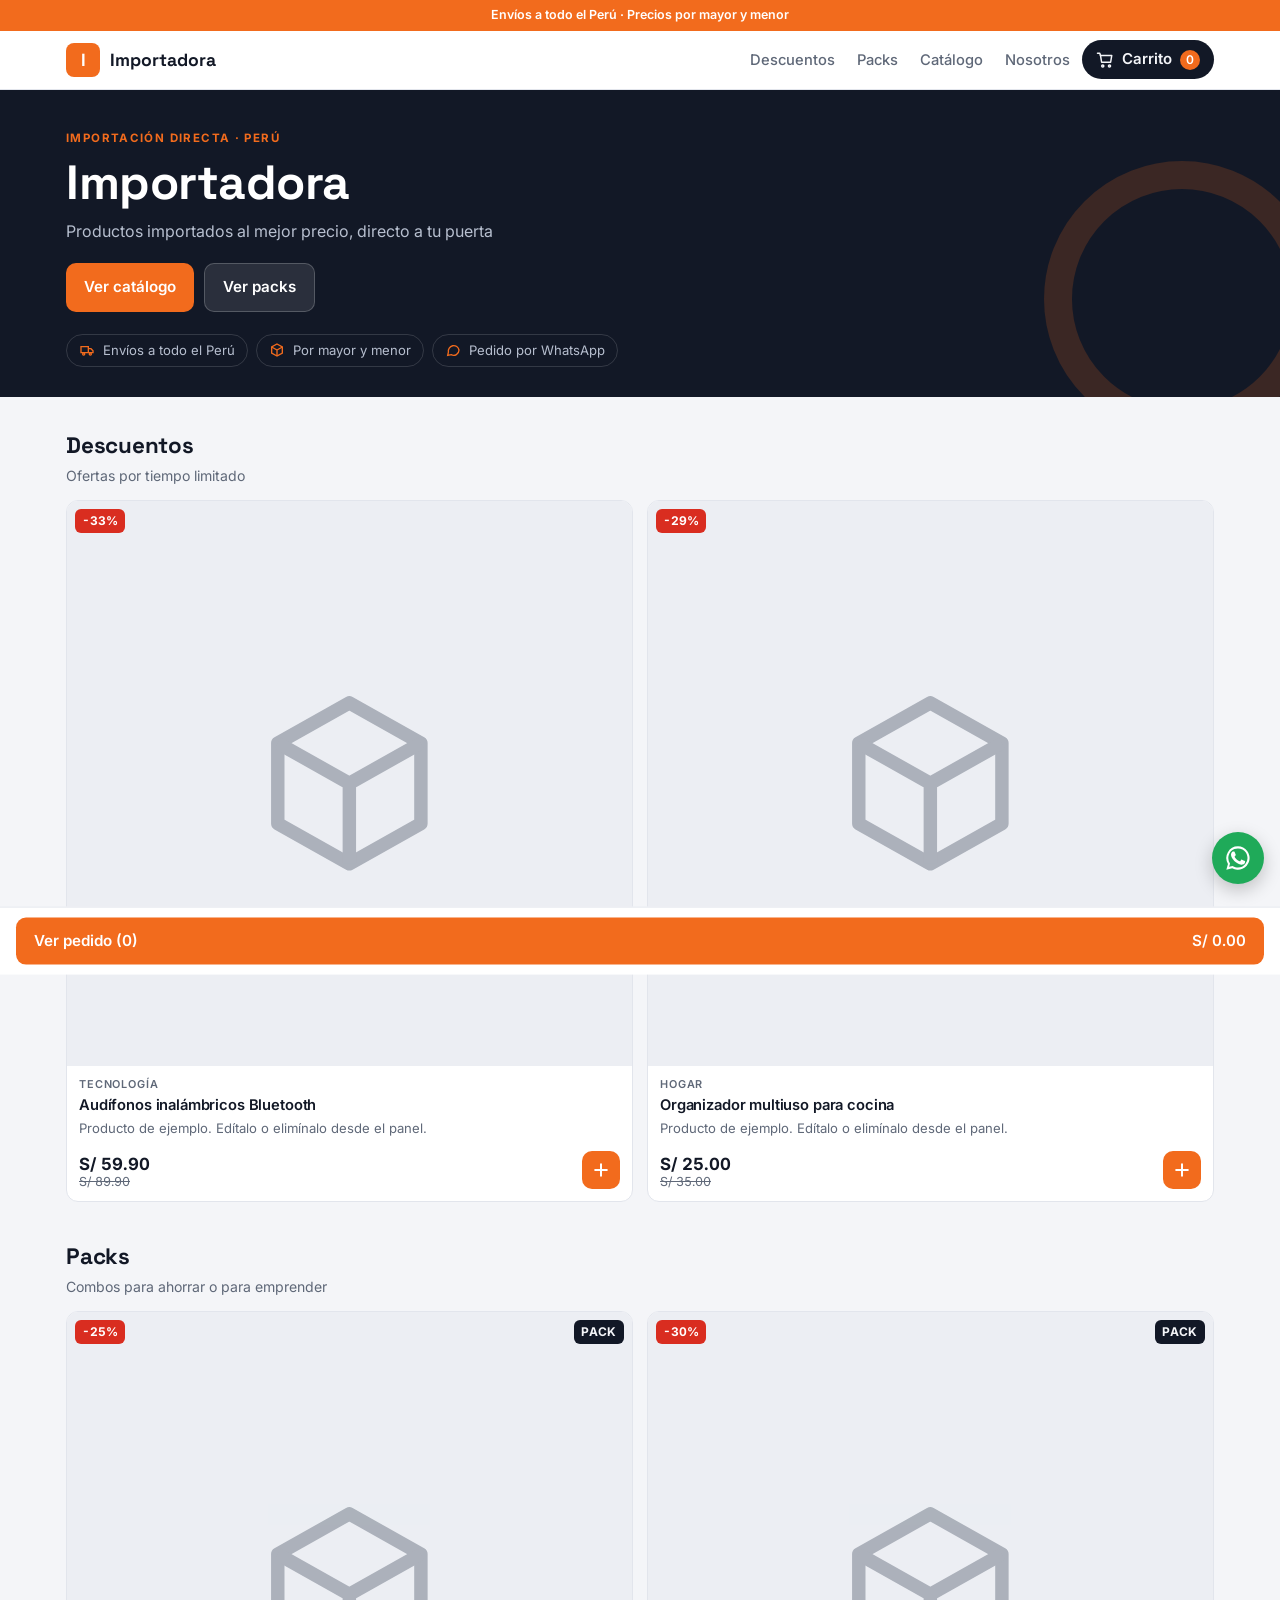
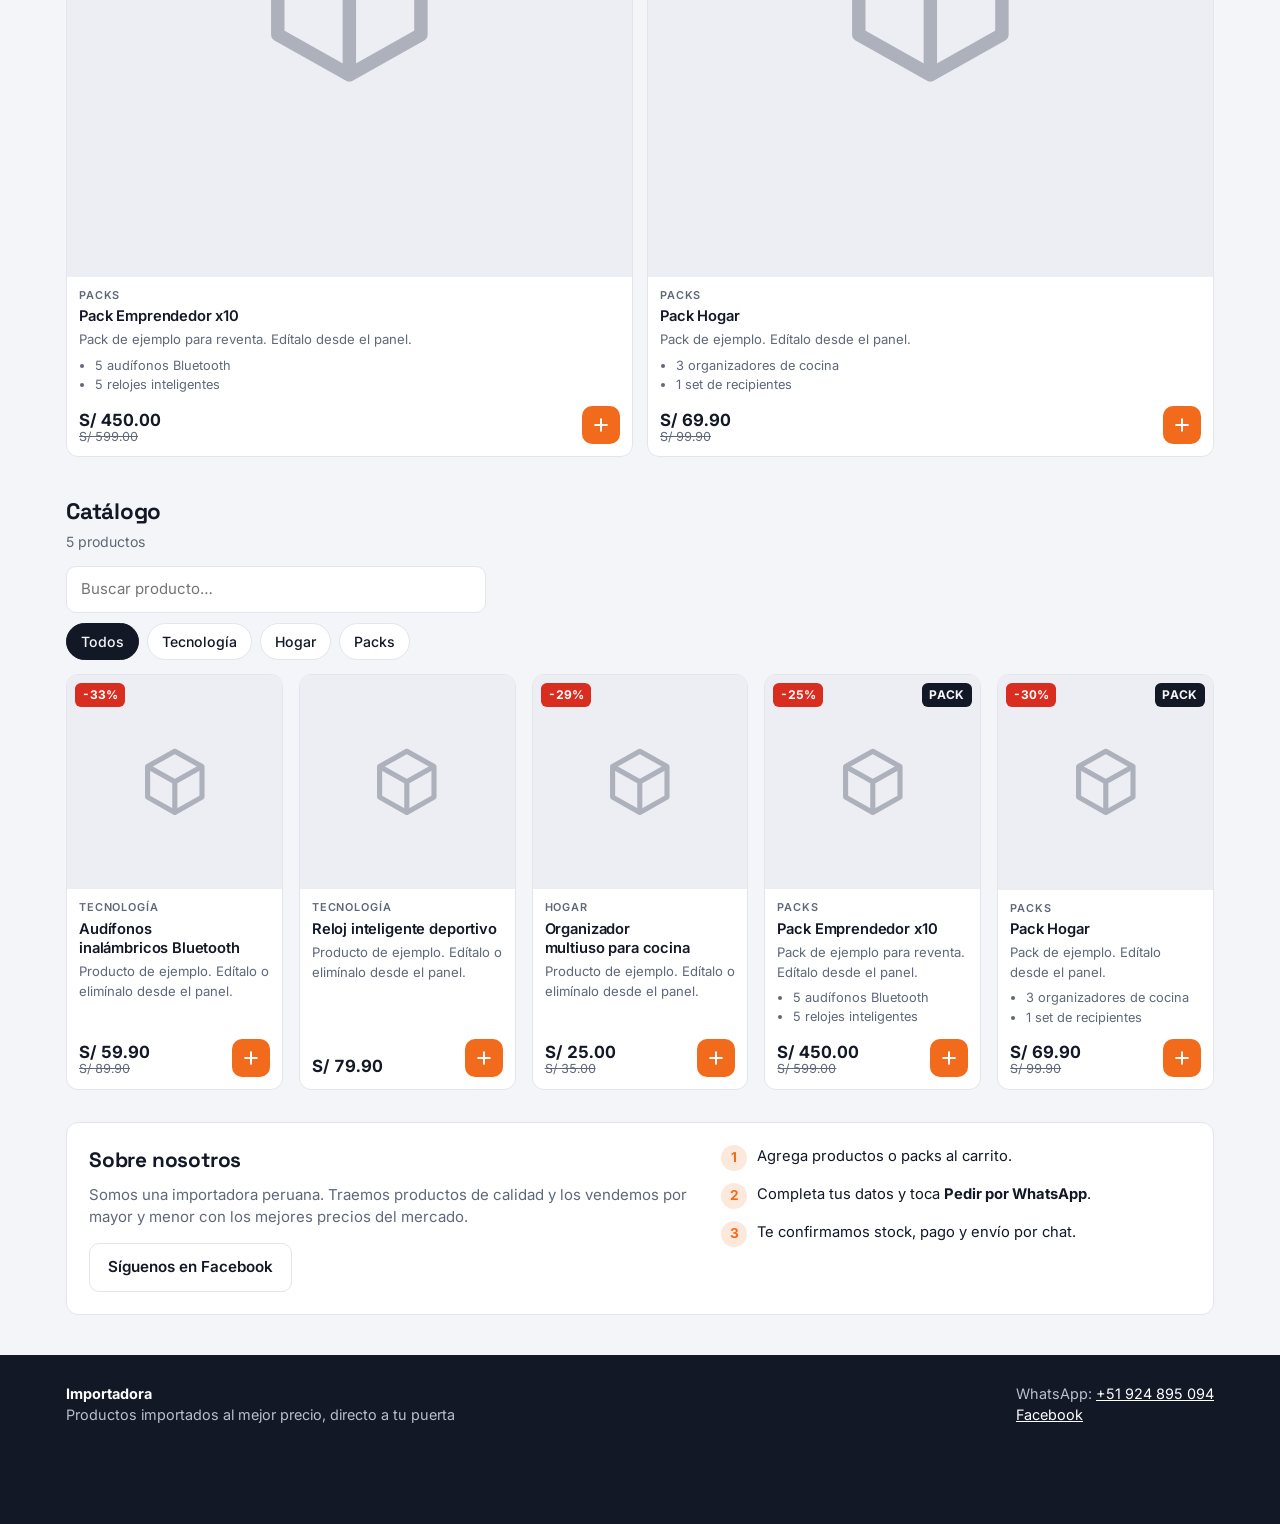
<file: index.html>
<!doctype html>
<html lang="es">
<head>
<meta charset="utf-8">
<meta name="viewport" content="width=device-width,initial-scale=1,viewport-fit=cover">
<title>Importadora Tienda</title>
<meta name="claude:viewport-fit-sides" content="cover">
<meta name="description" content="Productos importados por mayor y menor. Descuentos, packs y pedidos por WhatsApp.">
<link rel="preconnect" href="https://fonts.googleapis.com">
<link href="https://fonts.googleapis.com/css2?family=Inter:wght@400;500;600;700&family=Space+Grotesk:wght@600;700&display=swap" rel="stylesheet">
<link rel="stylesheet" href="styles.css">
</head>
<body>
<div class="topbar" id="announcement"></div>

<header class="nav">
  <div class="wrap">
    <a href="#" class="logo" id="logo"></a>
    <nav>
      <a href="#descuentos">Descuentos</a>
      <a href="#packs">Packs</a>
      <a href="#catalogo">Catálogo</a>
      <a href="#nosotros">Nosotros</a>
    </nav>
    <button class="cart-btn" id="openCart" aria-label="Abrir carrito">
      <svg viewBox="0 0 24 24" fill="none" stroke="currentColor" stroke-width="2" stroke-linecap="round" stroke-linejoin="round"><path d="M6 6h15l-1.5 9h-12z"/><path d="M6 6 5 3H2"/><circle cx="9" cy="20" r="1.4"/><circle cx="18" cy="20" r="1.4"/></svg>
      <span class="lbl">Carrito</span><span class="count" id="cartCount">0</span>
    </button>
  </div>
</header>

<div class="hero">
  <div class="wrap">
    <span class="eyebrow">Importación directa · Perú</span>
    <h1 id="heroTitle"></h1>
    <p id="heroSlogan"></p>
    <div class="ctas">
      <a href="#catalogo" class="btn btn-primary">Ver catálogo</a>
      <a href="#packs" class="btn btn-light">Ver packs</a>
    </div>
    <div class="perks">
      <span class="perk"><svg viewBox="0 0 24 24" fill="none" stroke="currentColor" stroke-width="2"><path d="M3 7h11v9H3zM14 10h4l3 3v3h-7"/><circle cx="7" cy="18" r="1.6"/><circle cx="17" cy="18" r="1.6"/></svg>Envíos a todo el Perú</span>
      <span class="perk"><svg viewBox="0 0 24 24" fill="none" stroke="currentColor" stroke-width="2"><path d="m12 3 8 4.5v9L12 21l-8-4.5v-9z"/><path d="m4 7.5 8 4.5 8-4.5M12 12v9"/></svg>Por mayor y menor</span>
      <span class="perk"><svg viewBox="0 0 24 24" fill="none" stroke="currentColor" stroke-width="2"><path d="M21 12a8 8 0 0 1-11.8 7L4 20l1.1-4.9A8 8 0 1 1 21 12z"/></svg>Pedido por WhatsApp</span>
    </div>
  </div>
</div>

<section id="descuentos">
  <div class="wrap">
    <div class="sec-head"><div><h2>Descuentos</h2><p>Ofertas por tiempo limitado</p></div></div>
    <div class="rail" id="gridDeals"></div>
  </div>
</section>

<section id="packs">
  <div class="wrap">
    <div class="sec-head"><div><h2>Packs</h2><p>Combos para ahorrar o para emprender</p></div></div>
    <div class="rail" id="gridPacks"></div>
  </div>
</section>

<section id="catalogo">
  <div class="wrap">
    <div class="sec-head"><div><h2>Catálogo</h2><p id="catCount">Todos nuestros productos</p></div></div>
    <div class="toolbar">
      <input class="search" id="search" type="search" placeholder="Buscar producto…" aria-label="Buscar producto">
      <div class="filters" id="filters"></div>
    </div>
    <div class="grid" id="gridAll"></div>
  </div>
</section>

<section id="nosotros">
  <div class="wrap">
    <div class="about">
      <div>
        <h2>Sobre nosotros</h2>
        <p id="aboutText"></p>
        <a class="btn btn-ghost" id="fbLink" target="_blank" rel="noopener">Síguenos en Facebook</a>
      </div>
      <div class="steps">
        <div class="step"><b>1</b><div>Agrega productos o packs al carrito.</div></div>
        <div class="step"><b>2</b><div>Completa tus datos y toca <strong>Pedir por WhatsApp</strong>.</div></div>
        <div class="step"><b>3</b><div>Te confirmamos stock, pago y envío por chat.</div></div>
      </div>
    </div>
  </div>
</section>

<footer>
  <div class="wrap">
    <div><b id="footName"></b><br><span id="footSlogan"></span></div>
    <div>WhatsApp: <a id="footWa" target="_blank" rel="noopener"></a><br><a id="footFb" target="_blank" rel="noopener">Facebook</a></div>
  </div>
</footer>

<a class="wa-float" id="waFloat" target="_blank" rel="noopener" aria-label="Escribir por WhatsApp">
  <svg viewBox="0 0 24 24" fill="currentColor"><path d="M17.5 14.4c-.3-.1-1.8-.9-2-1-.3-.1-.5-.1-.7.1-.2.3-.8 1-.9 1.2-.2.2-.3.2-.6.1-.3-.1-1.3-.5-2.4-1.5-.9-.8-1.5-1.8-1.7-2.1-.2-.3 0-.5.1-.6l.4-.5c.1-.2.2-.3.3-.5.1-.2 0-.4 0-.5l-.9-2.2c-.2-.6-.5-.5-.7-.5h-.6c-.2 0-.5.1-.8.4-.3.3-1 1-1 2.5s1.1 2.9 1.2 3.1c.1.2 2.1 3.2 5.1 4.5 2.5 1 3 .8 3.6.7.6-.1 1.8-.7 2-1.4.2-.7.2-1.3.2-1.4-.1-.2-.3-.3-.6-.4zM12 2a10 10 0 0 0-8.6 15.1L2 22l5-1.3A10 10 0 1 0 12 2zm0 18.2c-1.5 0-3-.4-4.3-1.2l-.3-.2-3 .8.8-2.9-.2-.3A8.2 8.2 0 1 1 12 20.2z"/></svg>
</a>

<div class="cartbar" id="cartbar">
  <button class="btn btn-primary" id="cartbarBtn"><span>Ver pedido (<span id="cbCount">0</span>)</span><span class="sum" id="cbTotal">S/ 0.00</span></button>
</div>

<div class="overlay" id="overlay"></div>
<aside class="drawer" id="drawer" aria-label="Carrito">
  <header><h3>Tu pedido</h3><button class="x" id="closeCart" aria-label="Cerrar">×</button></header>
  <div class="items" id="cartItems"></div>
  <form class="checkout" id="checkout">
    <div class="total"><span>Total</span><span id="cartTotal">S/ 0.00</span></div>
    <div class="row">
      <input id="cName" placeholder="Tu nombre" autocomplete="name" aria-label="Tu nombre">
      <input id="cPlace" placeholder="Distrito / Ciudad" aria-label="Distrito o ciudad">
    </div>
    <select id="cDelivery" aria-label="Tipo de entrega">
      <option>Envío a domicilio</option>
      <option>Envío a provincia (agencia)</option>
      <option>Recojo en tienda</option>
    </select>
    <textarea id="cNote" rows="2" placeholder="Comentario (opcional)" aria-label="Comentario"></textarea>
    <div class="actions">
      <button class="btn btn-ghost" type="button" id="clearCart">Vaciar</button>
      <a class="btn btn-wa" id="sendWa" target="_blank" rel="noopener" href="#">Pedir por WhatsApp</a>
    </div>
  </form>
</aside>
<div class="toast" id="toast"></div>

<script src="app.js"></script>
</body>
</html>
</file>
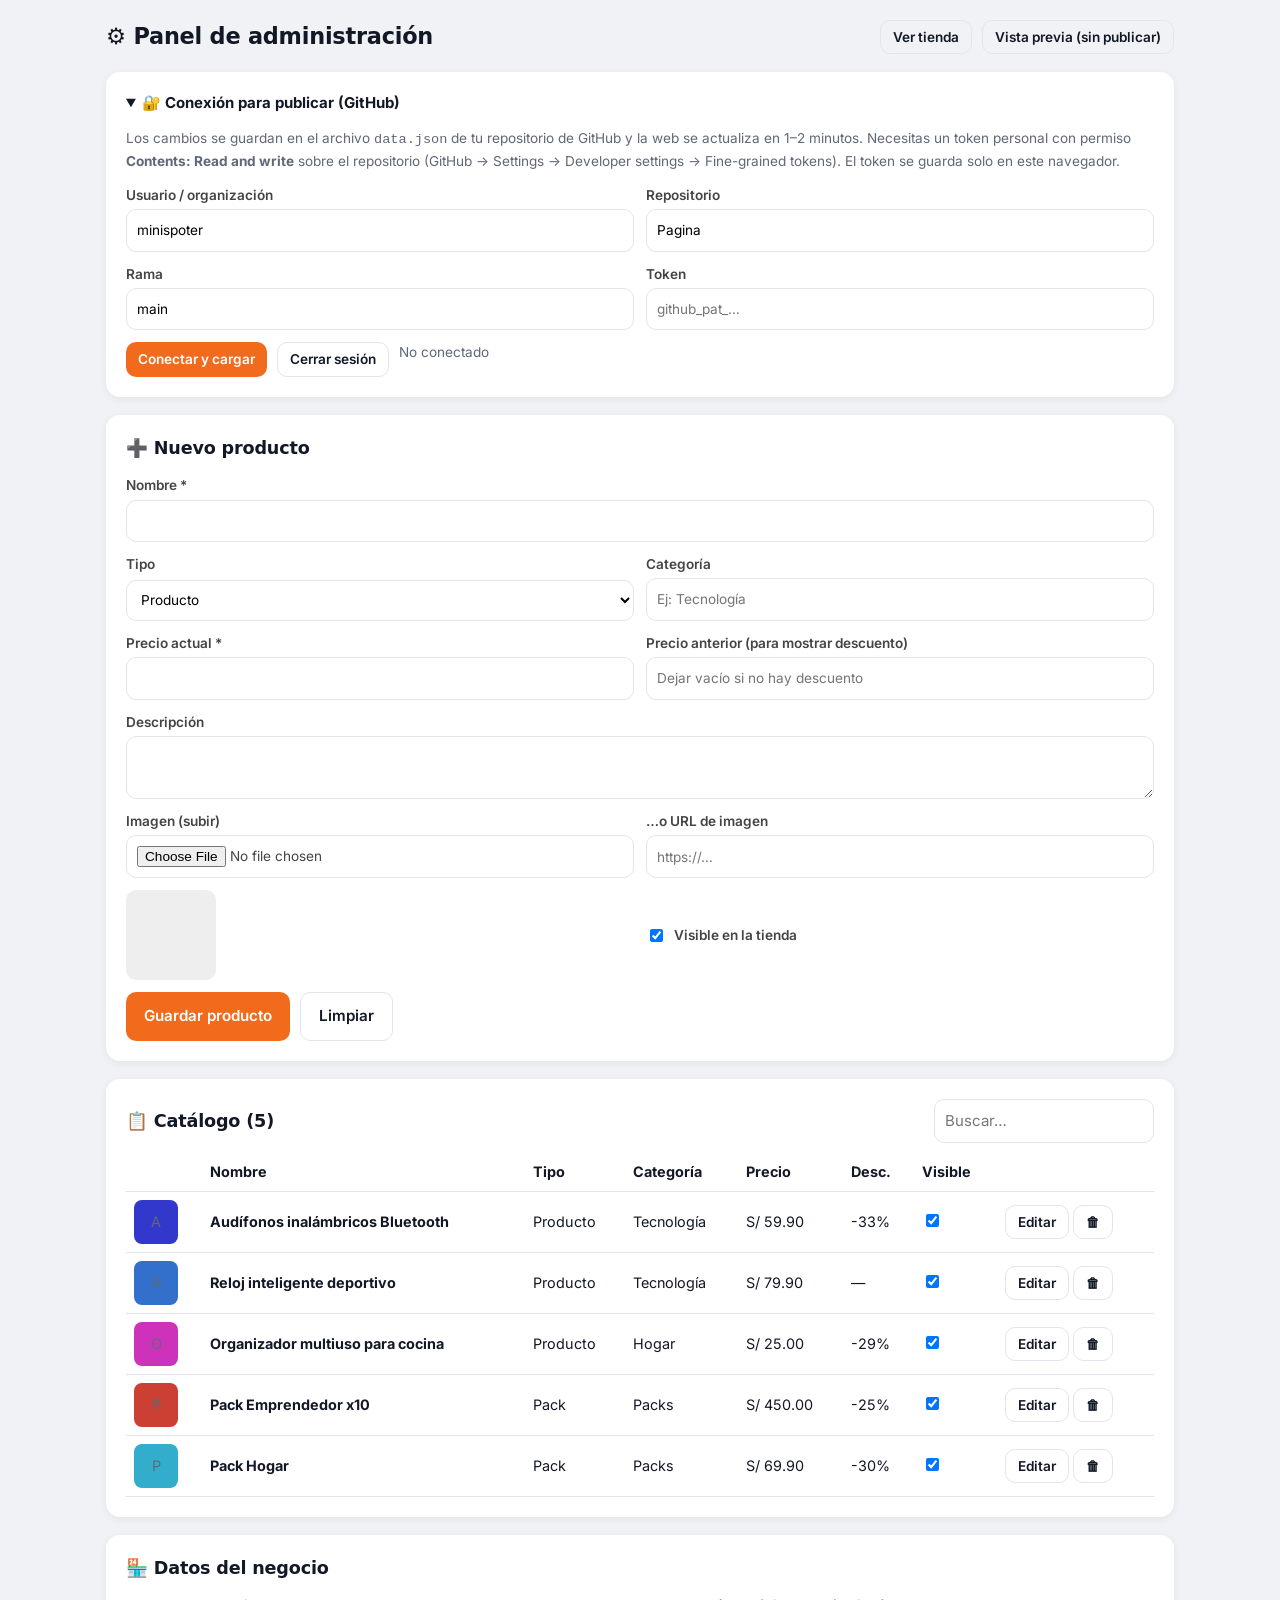
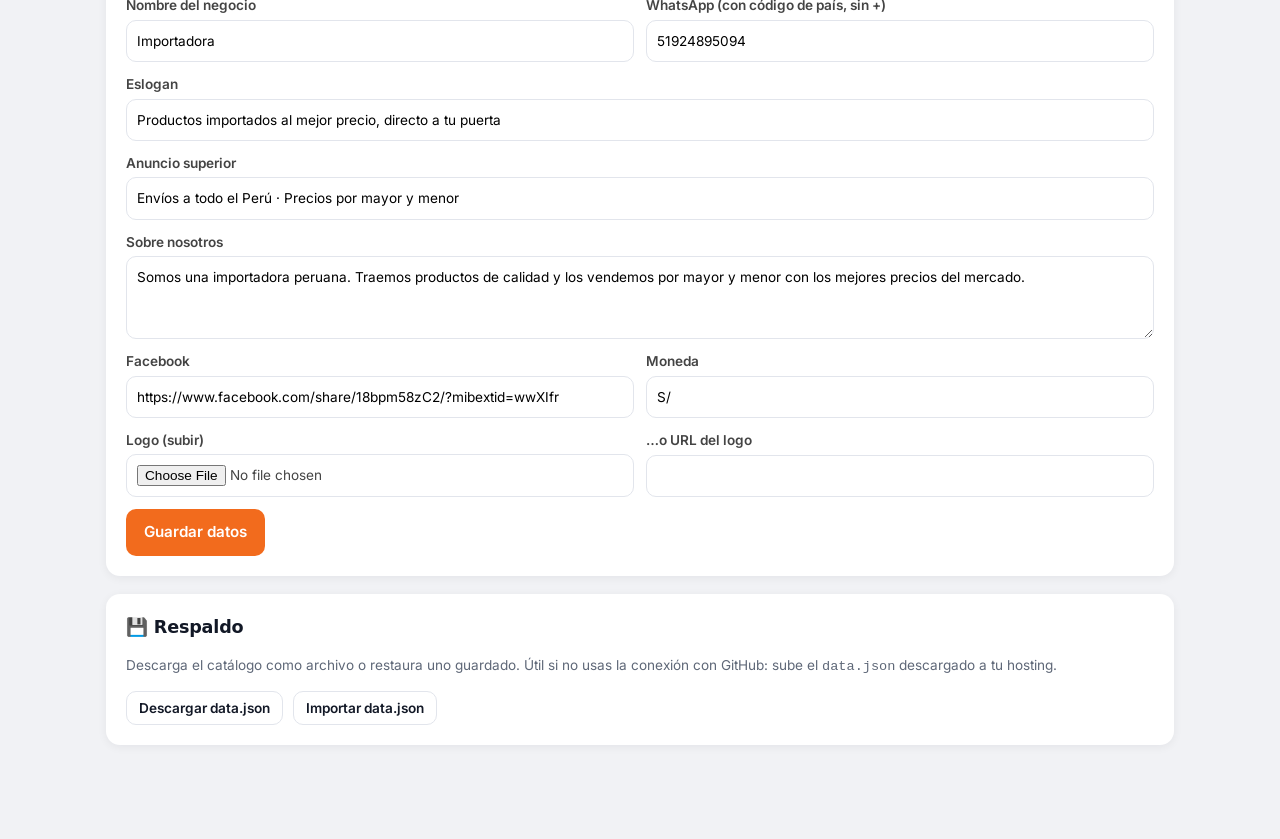
<file: admin.html>
<!doctype html>
<html lang="es">
<head>
<meta charset="utf-8">
<meta name="viewport" content="width=device-width,initial-scale=1">
<meta name="robots" content="noindex">
<title>Panel de administración</title>
<link href="https://fonts.googleapis.com/css2?family=Inter:wght@400;500;600;700;800&display=swap" rel="stylesheet">
<link rel="stylesheet" href="styles.css">
<style>
  body{background:#f1f2f5}
  .adm{max-width:1100px;margin:0 auto;padding:20px 16px 80px}
  .bar{display:flex;gap:10px;align-items:center;flex-wrap:wrap;margin-bottom:18px}
  .bar h1{margin:0 auto 0 0;font-size:1.4rem}
  .panel{background:#fff;border-radius:14px;box-shadow:var(--shadow);padding:20px;margin-bottom:18px}
  .panel h2{margin:0 0 14px;font-size:1.1rem}
  .form{display:grid;grid-template-columns:repeat(2,1fr);gap:12px}
  .form .full{grid-column:1/-1}
  @media(max-width:640px){.form{grid-template-columns:1fr}}
  label{display:grid;gap:4px;font-size:.85rem;font-weight:600;color:#444}
  input,select,textarea{border:1px solid var(--line);border-radius:10px;padding:10px;font:inherit;font-weight:400;width:100%;background:#fff}
  table{width:100%;border-collapse:collapse;font-size:.9rem}
  th,td{text-align:left;padding:8px;border-bottom:1px solid var(--line);vertical-align:middle}
  td .thumb{width:44px;height:44px;border-radius:8px;overflow:hidden;background:#eee}
  td .thumb img,td .thumb .ph{width:100%;height:100%;object-fit:cover;font-size:.9rem}
  .tbl{overflow-x:auto}
  .sm{padding:6px 12px;font-size:.85rem}
  .muted{color:var(--muted);font-size:.85rem}
  .status{padding:10px 14px;border-radius:10px;font-size:.9rem;margin-bottom:14px;display:none}
  .status.on{display:block}.status.ok{background:#e8f7ee;color:#106b34}.status.err{background:#fdecec;color:#9b1c1c}.status.info{background:#eef3ff;color:#1d3a8a}
  .preview-img{width:90px;height:90px;border-radius:10px;overflow:hidden;background:#eee}
  .preview-img img{width:100%;height:100%;object-fit:cover}
  .dirty{background:#fff7e6;border:1px solid #f5c26b;color:#8a5a00;padding:10px 14px;border-radius:10px;margin-bottom:14px;display:none}
  .dirty.on{display:flex;gap:10px;align-items:center;flex-wrap:wrap}
  details summary{cursor:pointer;font-weight:700}
</style>
</head>
<body>
<div class="adm">
  <div class="bar">
    <h1>⚙️ Panel de administración</h1>
    <a class="btn btn-ghost sm" href="index.html" target="_blank">Ver tienda</a>
    <a class="btn btn-ghost sm" href="index.html?preview" target="_blank">Vista previa (sin publicar)</a>
  </div>

  <div class="status" id="status"></div>
  <div class="dirty" id="dirty">Tienes cambios sin publicar.
    <button class="btn btn-primary sm" id="publish">Publicar en la web</button>
    <button class="btn btn-ghost sm" id="discard">Descartar</button>
  </div>

  <div class="panel" id="connectPanel">
    <details id="connDetails">
      <summary>🔐 Conexión para publicar (GitHub)</summary>
      <p class="muted">Los cambios se guardan en el archivo <code>data.json</code> de tu repositorio de GitHub y la web se actualiza en 1–2 minutos. Necesitas un token personal con permiso <b>Contents: Read and write</b> sobre el repositorio (GitHub → Settings → Developer settings → Fine-grained tokens). El token se guarda solo en este navegador.</p>
      <div class="form">
        <label>Usuario / organización<input id="ghOwner" placeholder="minispoter"></label>
        <label>Repositorio<input id="ghRepo" placeholder="Pagina"></label>
        <label>Rama<input id="ghBranch" placeholder="main"></label>
        <label>Token<input id="ghToken" type="password" placeholder="github_pat_…"></label>
        <div class="full" style="display:flex;gap:10px;flex-wrap:wrap">
          <button class="btn btn-primary sm" id="connect">Conectar y cargar</button>
          <button class="btn btn-ghost sm" id="logout">Cerrar sesión</button>
          <span class="muted" id="connInfo"></span>
        </div>
      </div>
    </details>
  </div>

  <div class="panel">
    <h2 id="formTitle">➕ Nuevo producto</h2>
    <form class="form" id="pForm">
      <input type="hidden" id="pId">
      <label class="full">Nombre *<input id="pName" required></label>
      <label>Tipo<select id="pType"><option value="producto">Producto</option><option value="pack">Pack</option></select></label>
      <label>Categoría<input id="pCat" list="catList" placeholder="Ej: Tecnología"><datalist id="catList"></datalist></label>
      <label>Precio actual *<input id="pPrice" type="number" step="0.01" min="0" required></label>
      <label>Precio anterior (para mostrar descuento)<input id="pOld" type="number" step="0.01" min="0" placeholder="Dejar vacío si no hay descuento"></label>
      <label class="full">Descripción<textarea id="pDesc" rows="2"></textarea></label>
      <label class="full" id="incWrap">Contenido del pack (uno por línea)<textarea id="pInc" rows="3" placeholder="5 audífonos&#10;5 relojes"></textarea></label>
      <label>Imagen (subir)<input id="pFile" type="file" accept="image/*"></label>
      <label>…o URL de imagen<input id="pImg" placeholder="https://…"></label>
      <div class="preview-img" id="pPrev"></div>
      <label style="display:flex;gap:8px;align-items:center"><input type="checkbox" id="pActive" checked style="width:auto"> Visible en la tienda</label>
      <div class="full" style="display:flex;gap:10px;flex-wrap:wrap">
        <button class="btn btn-primary" type="submit" id="pSave">Guardar producto</button>
        <button class="btn btn-ghost" type="button" id="pCancel">Limpiar</button>
      </div>
    </form>
  </div>

  <div class="panel">
    <div class="bar" style="margin-bottom:10px"><h2 style="margin:0 auto 0 0">📋 Catálogo (<span id="nProd">0</span>)</h2>
      <input id="aSearch" type="search" placeholder="Buscar…" style="max-width:220px">
    </div>
    <div class="tbl"><table>
      <thead><tr><th></th><th>Nombre</th><th>Tipo</th><th>Categoría</th><th>Precio</th><th>Desc.</th><th>Visible</th><th></th></tr></thead>
      <tbody id="pTable"></tbody>
    </table></div>
  </div>

  <div class="panel">
    <h2>🏪 Datos del negocio</h2>
    <form class="form" id="sForm">
      <label>Nombre del negocio<input id="sName"></label>
      <label>WhatsApp (con código de país, sin +)<input id="sWa" placeholder="51924895094"></label>
      <label class="full">Eslogan<input id="sSlogan"></label>
      <label class="full">Anuncio superior<input id="sAnn"></label>
      <label class="full">Sobre nosotros<textarea id="sAbout" rows="3"></textarea></label>
      <label>Facebook<input id="sFb"></label>
      <label>Moneda<input id="sCur" placeholder="S/"></label>
      <label>Logo (subir)<input id="sLogoFile" type="file" accept="image/*"></label>
      <label>…o URL del logo<input id="sLogo"></label>
      <div class="full"><button class="btn btn-primary" type="submit">Guardar datos</button></div>
    </form>
  </div>

  <div class="panel">
    <h2>💾 Respaldo</h2>
    <p class="muted">Descarga el catálogo como archivo o restaura uno guardado. Útil si no usas la conexión con GitHub: sube el <code>data.json</code> descargado a tu hosting.</p>
    <div style="display:flex;gap:10px;flex-wrap:wrap">
      <button class="btn btn-ghost sm" id="export">Descargar data.json</button>
      <label class="btn btn-ghost sm" style="display:inline-flex">Importar data.json<input type="file" id="import" accept="application/json" hidden></label>
    </div>
  </div>
</div>
<div class="toast" id="toast"></div>
<script src="admin.js"></script>
</body>
</html>
</file>
<file: styles.css>
/* Layout: tienda móvil primero — carruseles horizontales para ofertas/packs, grilla 2 col en catálogo, barra de pedido fija abajo */
:root{
  --bg:#f4f5f8;--surface:#ffffff;--surface-2:#eceef3;--ink:#121826;--muted:#5f6878;--line:#e2e5ec;
  --hero:#121826;--hero-ink:#ffffff;--hero-muted:#b7bfcf;
  --accent:#f26b1d;--accent-ink:#ffffff;--accent-soft:#fde9dc;
  --deal:#d92d20;--wa:#1faa59;
  --font-head:"Space Grotesk",system-ui,sans-serif;--font-body:"Inter",system-ui,-apple-system,Segoe UI,Roboto,sans-serif;
  --r:12px;--gut:16px;--shadow:0 2px 10px rgba(16,24,40,.06);
}
@media (prefers-color-scheme: dark){:root:not([data-theme="light"]){
  --bg:#0e121a;--surface:#171c27;--surface-2:#202736;--ink:#eef1f6;--muted:#9aa3b5;--line:#283043;
  --hero:#171c27;--hero-ink:#ffffff;--hero-muted:#9aa3b5;--accent:#ff7d33;--accent-ink:#1a0d04;--accent-soft:#3a2416;
  --deal:#ff5a4e;--wa:#25c26a;color-scheme:dark}}
:root[data-theme="dark"]{
  --bg:#0e121a;--surface:#171c27;--surface-2:#202736;--ink:#eef1f6;--muted:#9aa3b5;--line:#283043;
  --hero:#171c27;--hero-ink:#ffffff;--hero-muted:#9aa3b5;--accent:#ff7d33;--accent-ink:#1a0d04;--accent-soft:#3a2416;
  --deal:#ff5a4e;--wa:#25c26a;color-scheme:dark}

*{box-sizing:border-box}
html{scroll-behavior:smooth;-webkit-text-size-adjust:100%}
body{margin:0;font-family:var(--font-body);font-size:15px;background:var(--bg);color:var(--ink);line-height:1.5;overflow-x:hidden}
img{max-width:100%;display:block}
a{color:inherit}
button{font:inherit;cursor:pointer;color:inherit}
h1,h2,h3{font-family:var(--font-head);text-wrap:balance;letter-spacing:-.01em}
:focus-visible{outline:2px solid var(--accent);outline-offset:2px}
.wrap{max-width:1180px;margin:0 auto;padding-left:max(var(--gut),env(safe-area-inset-left,0px));padding-right:max(var(--gut),env(safe-area-inset-right,0px))}

/* Barra superior y navegación */
.topbar{background:var(--accent);color:var(--accent-ink);text-align:center;font-size:.78rem;font-weight:600;padding:6px 16px}
header.nav{position:sticky;top:env(safe-area-inset-top,0px);z-index:40;background:var(--surface);border-bottom:1px solid var(--line)}
.nav .wrap{display:flex;align-items:center;gap:12px;height:58px}
.logo{display:flex;align-items:center;gap:10px;font-family:var(--font-head);font-weight:700;font-size:1.1rem;text-decoration:none;min-width:0}
.logo span:last-child{white-space:nowrap;overflow:hidden;text-overflow:ellipsis}
.logo img{height:34px;width:34px;object-fit:cover;border-radius:8px}
.logo .mark{height:34px;width:34px;flex:none;border-radius:8px;background:var(--accent);color:var(--accent-ink);display:grid;place-items:center;font-weight:700}
.nav nav{display:flex;gap:22px;margin-left:auto}
.nav nav a{text-decoration:none;color:var(--muted);font-weight:500;font-size:.92rem}
.nav nav a:hover{color:var(--ink)}
.cart-btn{border:0;background:var(--ink);color:var(--bg);border-radius:999px;padding:8px 14px;font-weight:600;display:flex;gap:8px;align-items:center;flex:none}
.cart-btn svg{width:18px;height:18px}
.cart-btn .count{background:var(--accent);color:var(--accent-ink);border-radius:999px;min-width:20px;height:20px;display:grid;place-items:center;font-size:.75rem;padding:0 5px}
@media(max-width:760px){.nav nav{display:none}.cart-btn{margin-left:auto}.cart-btn .lbl{display:none}}

/* Hero */
.hero{background:var(--hero);color:var(--hero-ink);padding-block:36px 30px;position:relative;overflow:hidden}
.hero::after{content:"";position:absolute;inset:auto -40px -40px auto;width:220px;height:220px;border:28px solid var(--accent);border-radius:50%;opacity:.18}
.hero .eyebrow{display:inline-block;font-size:.72rem;font-weight:700;letter-spacing:.12em;text-transform:uppercase;color:var(--accent);margin-bottom:10px}
.hero h1{font-size:clamp(1.9rem,6vw,3rem);line-height:1.08;margin:0 0 10px;max-width:680px}
.hero p{font-size:1rem;color:var(--hero-muted);max-width:520px;margin:0 0 20px}
.hero .ctas{display:flex;gap:10px;flex-wrap:wrap;position:relative;z-index:1}
.perks{display:flex;gap:8px;margin-top:22px;overflow-x:auto;scrollbar-width:none;position:relative;z-index:1}
.perks::-webkit-scrollbar{display:none}
.perk{flex:none;display:flex;gap:8px;align-items:center;font-size:.82rem;color:var(--hero-muted);border:1px solid rgba(255,255,255,.14);border-radius:999px;padding:6px 12px}
.perk svg{width:16px;height:16px;color:var(--accent)}

.btn{border:0;border-radius:10px;padding:12px 18px;font-weight:600;text-decoration:none;display:inline-flex;align-items:center;gap:8px;justify-content:center;font-size:.95rem}
.btn-primary{background:var(--accent);color:var(--accent-ink)}
.btn-light{background:rgba(255,255,255,.1);color:#fff;border:1px solid rgba(255,255,255,.2)}
.btn-wa{background:var(--wa);color:#fff}
.btn-ghost{background:transparent;border:1px solid var(--line);color:var(--ink)}

/* Secciones */
section{padding-block:32px 0}
.sec-head{display:flex;align-items:flex-end;justify-content:space-between;gap:12px;margin-bottom:14px;flex-wrap:wrap}
.sec-head h2{margin:0;font-size:1.4rem}
.sec-head p{margin:2px 0 0;color:var(--muted);font-size:.88rem}
.see-all{font-size:.88rem;font-weight:600;color:var(--accent);text-decoration:none}

.grid{display:grid;grid-template-columns:repeat(auto-fill,minmax(210px,1fr));gap:16px}
/* Carrusel horizontal en móvil */
.rail{display:grid;grid-auto-flow:column;grid-auto-columns:minmax(220px,1fr);gap:14px;overflow-x:auto;scroll-snap-type:x mandatory;padding-bottom:6px;scrollbar-width:thin}
.rail > *{scroll-snap-align:start}
@media(max-width:600px){
  .grid{grid-template-columns:repeat(2,minmax(0,1fr));gap:10px}
  .rail{grid-auto-columns:68%;margin-inline:calc(-1 * var(--gut));padding-inline:var(--gut);scroll-padding-inline:var(--gut);scrollbar-width:none}
  .rail::-webkit-scrollbar{display:none}
}

/* Tarjeta de producto */
.card{background:var(--surface);border:1px solid var(--line);border-radius:var(--r);overflow:hidden;display:flex;flex-direction:column;position:relative;min-width:0}
.card .img{aspect-ratio:1/1;max-width:100%;background:var(--surface-2);overflow:hidden;position:relative}
.card .img img{width:100%;height:100%;object-fit:cover}
.ph{width:100%;height:100%;display:grid;place-items:center;color:var(--muted);background:var(--surface-2)}
.ph svg{width:38%;height:38%;opacity:.45}
.card .body{padding:10px 12px 12px;display:flex;flex-direction:column;gap:4px;flex:1;min-width:0}
.card .cat{font-size:.68rem;text-transform:uppercase;letter-spacing:.08em;color:var(--muted);font-weight:600}
.card h3{font-family:var(--font-body);font-size:.92rem;font-weight:600;margin:0;line-height:1.3;display:-webkit-box;-webkit-line-clamp:2;-webkit-box-orient:vertical;overflow:hidden}
.card .desc{font-size:.82rem;color:var(--muted);margin:0;display:-webkit-box;-webkit-line-clamp:2;-webkit-box-orient:vertical;overflow:hidden}
.card ul{margin:2px 0 0;padding-left:16px;font-size:.8rem;color:var(--muted)}
.card-foot{display:flex;align-items:flex-end;justify-content:space-between;gap:8px;margin-top:auto;padding-top:8px}
.price{display:flex;flex-direction:column;line-height:1.15;font-variant-numeric:tabular-nums;min-width:0}
.price .now{font-weight:700;font-size:1.05rem;white-space:nowrap}
.price .old{text-decoration:line-through;color:var(--muted);font-size:.78rem;white-space:nowrap}
.add{flex:none;width:38px;height:38px;border-radius:10px;border:0;background:var(--accent);color:var(--accent-ink);display:grid;place-items:center}
.add svg{width:20px;height:20px}
.add:active{transform:scale(.94)}
.badge{position:absolute;top:8px;left:8px;background:var(--deal);color:#fff;font-weight:700;font-size:.75rem;border-radius:6px;padding:3px 7px;z-index:2;font-variant-numeric:tabular-nums}
.badge.pack{background:var(--ink);color:var(--bg);left:auto;right:8px;letter-spacing:.06em}
@media(max-width:600px){.card .desc{display:none}.price .now{font-size:1rem}}

/* Filtros */
.toolbar{display:grid;gap:10px;margin-bottom:14px}
.search{border:1px solid var(--line);border-radius:10px;padding:11px 14px;font:inherit;background:var(--surface);color:var(--ink);width:100%;max-width:420px}
.filters{display:flex;gap:8px;overflow-x:auto;scrollbar-width:none;margin-inline:calc(-1 * var(--gut));padding-inline:var(--gut)}
.filters::-webkit-scrollbar{display:none}
.chip{flex:none;border:1px solid var(--line);background:var(--surface);border-radius:999px;padding:7px 14px;font-weight:500;font-size:.88rem}
.chip.on{background:var(--ink);color:var(--bg);border-color:var(--ink)}
.empty{color:var(--muted);text-align:center;padding:28px 10px;grid-column:1/-1}

/* Nosotros */
.about{background:var(--surface);border:1px solid var(--line);border-radius:var(--r);padding:22px;display:grid;grid-template-columns:1.3fr 1fr;gap:22px;align-items:start}
.about h2{margin:0 0 8px;font-size:1.3rem}
.about p{color:var(--muted);margin:0 0 14px}
.steps{display:grid;gap:12px;counter-reset:s}
.step{display:flex;gap:10px;align-items:flex-start;font-size:.92rem}
.step b{background:var(--accent-soft);color:var(--accent);border-radius:50%;width:26px;height:26px;display:grid;place-items:center;flex:none;font-size:.85rem}
@media(max-width:760px){.about{grid-template-columns:1fr}}

footer{margin-top:40px;background:var(--hero);color:var(--hero-muted);padding-block:28px calc(28px + 70px);font-size:.9rem}
footer .wrap{display:flex;justify-content:space-between;gap:16px;flex-wrap:wrap}
footer a{color:#fff}
footer b{color:#fff}

/* Barra inferior de pedido (móvil) y botón WhatsApp */
.cartbar{position:fixed;left:0;right:0;bottom:0;z-index:50;padding:10px max(var(--gut),env(safe-area-inset-right,0px)) calc(10px + env(safe-area-inset-bottom,0px)) max(var(--gut),env(safe-area-inset-left,0px));background:var(--surface);border-top:1px solid var(--line);display:flex;gap:10px;transform:translateY(110%);transition:transform .2s}
.cartbar.on{transform:none}
.cartbar .btn{flex:1;justify-content:space-between}
.cartbar .sum{font-variant-numeric:tabular-nums}
.wa-float{position:fixed;right:calc(16px + env(safe-area-inset-right,0px));bottom:calc(16px + env(safe-area-inset-bottom,0px));z-index:45;background:var(--wa);color:#fff;width:52px;height:52px;border-radius:50%;display:grid;place-items:center;box-shadow:0 6px 18px rgba(0,0,0,.22);transition:bottom .2s}
.wa-float svg{width:28px;height:28px}
body.has-cart .wa-float{bottom:calc(84px + env(safe-area-inset-bottom,0px))}

/* Carrito */
.overlay{position:fixed;inset:0;background:rgba(8,10,16,.5);opacity:0;pointer-events:none;transition:.2s;z-index:60}
.overlay.on{opacity:1;pointer-events:auto}
.drawer{visibility:hidden;position:fixed;top:0;right:0;height:100%;width:min(420px,100%);background:var(--surface);z-index:70;transform:translateX(100%);transition:transform .25s,visibility .25s;display:flex;flex-direction:column;padding-top:env(safe-area-inset-top,0px);padding-bottom:env(safe-area-inset-bottom,0px)}
.drawer.on{transform:none;visibility:visible}
@media(max-width:600px){.drawer{top:auto;bottom:0;height:92%;width:100%;border-radius:16px 16px 0 0;transform:translateY(100%)}}
.drawer header{display:flex;justify-content:space-between;align-items:center;padding:14px 16px;border-bottom:1px solid var(--line)}
.drawer header h3{margin:0;font-size:1.15rem}
.x{border:0;background:var(--surface-2);width:34px;height:34px;border-radius:50%;font-size:1.3rem;line-height:1}
.items{flex:1;overflow:auto;padding:12px 16px;display:flex;flex-direction:column;gap:12px}
.item{display:grid;grid-template-columns:52px minmax(0,1fr) auto;gap:10px;align-items:center}
.item .thumb{width:52px;height:52px;border-radius:8px;overflow:hidden;background:var(--surface-2)}
.item .thumb img{width:100%;height:100%;object-fit:cover}
.item .n{font-weight:600;font-size:.88rem;line-height:1.3}
.item .p{color:var(--muted);font-size:.8rem;font-variant-numeric:tabular-nums}
.qty{display:flex;align-items:center;gap:6px;font-variant-numeric:tabular-nums}
.qty button{width:30px;height:30px;border-radius:8px;border:1px solid var(--line);background:var(--surface)}
.checkout{border-top:1px solid var(--line);padding:14px 16px;display:grid;gap:8px}
.checkout .row{display:grid;grid-template-columns:1fr 1fr;gap:8px}
.checkout input,.checkout textarea,.checkout select{width:100%;border:1px solid var(--line);border-radius:10px;padding:10px;font:inherit;font-size:16px;background:var(--surface);color:var(--ink)}
.total{display:flex;justify-content:space-between;font-weight:700;font-size:1.1rem;font-variant-numeric:tabular-nums;margin-bottom:2px}
.checkout .actions{display:grid;grid-template-columns:auto 1fr;gap:8px}
.toast{position:fixed;left:50%;bottom:calc(90px + env(safe-area-inset-bottom,0px));transform:translateX(-50%) translateY(20px);background:var(--ink);color:var(--bg);padding:9px 16px;border-radius:999px;font-size:.88rem;transition:.2s;z-index:80;opacity:0;visibility:hidden;white-space:nowrap}
.toast.on{transform:translateX(-50%);opacity:1;visibility:visible}
@media (prefers-reduced-motion: reduce){*{transition:none!important;scroll-behavior:auto!important}}
</file>
